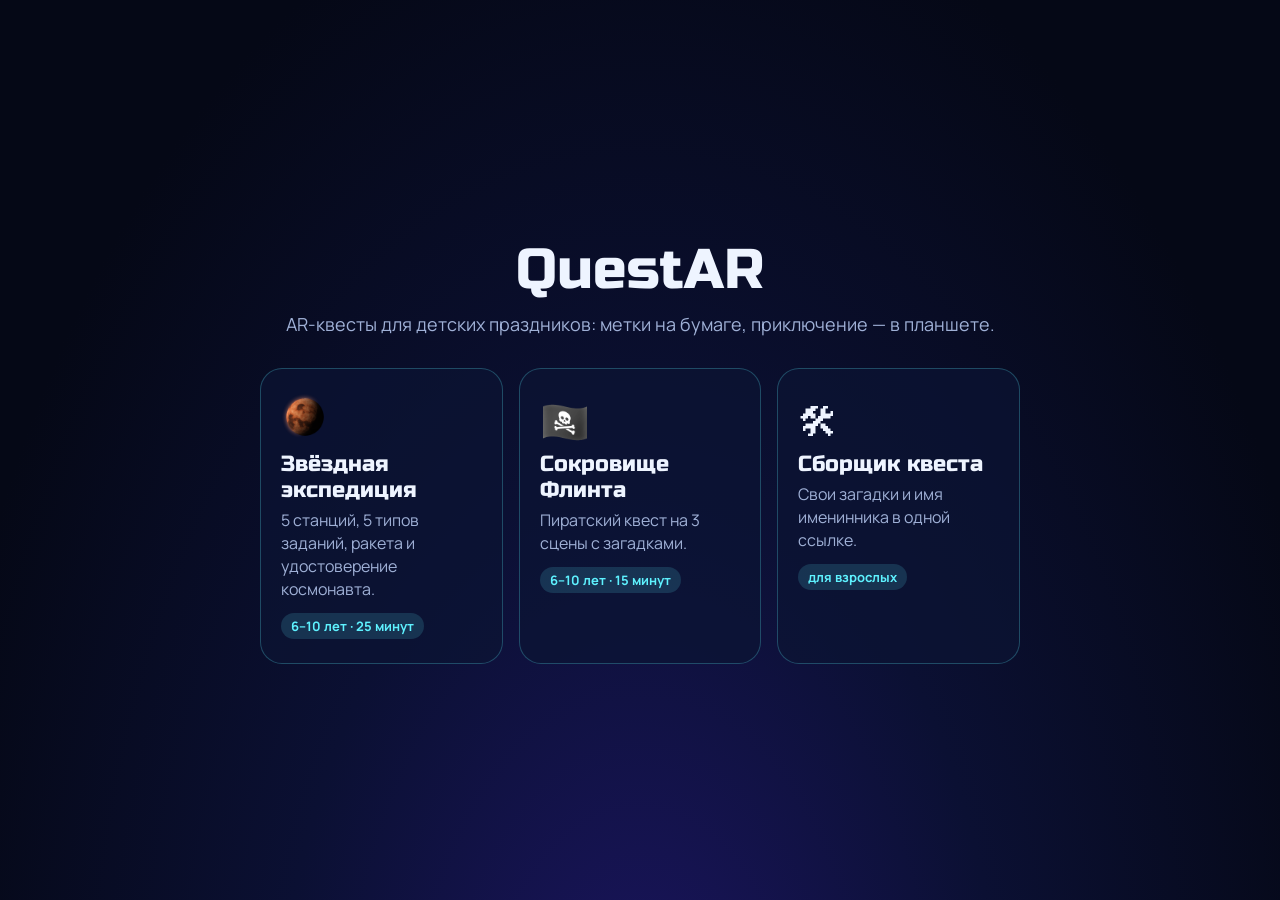
<file: index.html>
<!DOCTYPE html>
<html lang="ru">
<head>
  <meta charset="utf-8">
  <meta name="viewport" content="width=device-width, initial-scale=1">
  <title>QuestAR · AR-квесты</title>
  <link rel="preconnect" href="https://fonts.googleapis.com">
  <link rel="preconnect" href="https://fonts.gstatic.com" crossorigin>
  <link href="https://fonts.googleapis.com/css2?family=Manrope:wght@500;700;800&family=Russo+One&display=swap" rel="stylesheet">
  <style>
    * { box-sizing: border-box; }
    body {
      margin: 0;
      min-height: 100vh;
      display: grid;
      place-items: center;
      padding: 32px 16px;
      background: radial-gradient(ellipse at 50% 120%, #1b1560, #0b1033 40%, #050816 80%);
      color: #eef4ff;
      font-family: 'Manrope', system-ui, sans-serif;
    }
    main { width: min(100%, 760px); text-align: center; }
    h1 { margin: 0 0 8px; font-family: 'Russo One', sans-serif; font-weight: 400; font-size: clamp(36px, 7vw, 56px); }
    p.lead { margin: 0 0 32px; color: #9fb0d6; font-size: 18px; }
    .cards { display: grid; grid-template-columns: repeat(auto-fit, minmax(220px, 1fr)); gap: 16px; }
    a.card {
      display: block;
      padding: 24px 20px;
      border-radius: 22px;
      text-decoration: none;
      color: inherit;
      text-align: left;
      background: rgba(12, 20, 52, 0.7);
      border: 1px solid rgba(94, 242, 255, 0.25);
      transition: transform 0.2s, border-color 0.2s;
    }
    a.card:hover { transform: translateY(-4px); border-color: #5ef2ff; }
    .icon { font-size: 40px; height: 48px; }
    .icon svg { width: 48px; height: 48px; }
    .card h2 { margin: 10px 0 6px; font-family: 'Russo One', sans-serif; font-weight: 400; font-size: 22px; }
    .card p { margin: 0; color: #9fb0d6; line-height: 1.45; }
    .tag { display: inline-block; margin-top: 12px; padding: 4px 10px; border-radius: 999px; background: rgba(94, 242, 255, 0.15); color: #5ef2ff; font-size: 13px; font-weight: 700; }
  </style>
</head>
<body>
  <main>
    <h1>QuestAR</h1>
    <p class="lead">AR-квесты для детских праздников: метки на бумаге, приключение — в планшете.</p>
    <div class="cards">
      <a class="card" href="space/">
        <div class="icon"><img src="space/art/planet-mars.png" alt="" width="48" height="48"></div>
        <h2>Звёздная экспедиция</h2>
        <p>5 станций, 5 типов заданий, ракета и удостоверение космонавта.</p>
        <span class="tag">6–10 лет · 25 минут</span>
      </a>
      <a class="card" href="mvp/">
        <div class="icon">🏴‍☠️</div>
        <h2>Сокровище Флинта</h2>
        <p>Пиратский квест на 3 сцены с загадками.</p>
        <span class="tag">6–10 лет · 15 минут</span>
      </a>
      <a class="card" href="mvp/builder.html">
        <div class="icon">🛠</div>
        <h2>Сборщик квеста</h2>
        <p>Свои загадки и имя именинника в одной ссылке.</p>
        <span class="tag">для взрослых</span>
      </a>
    </div>
  </main>
</body>
</html>
</file>
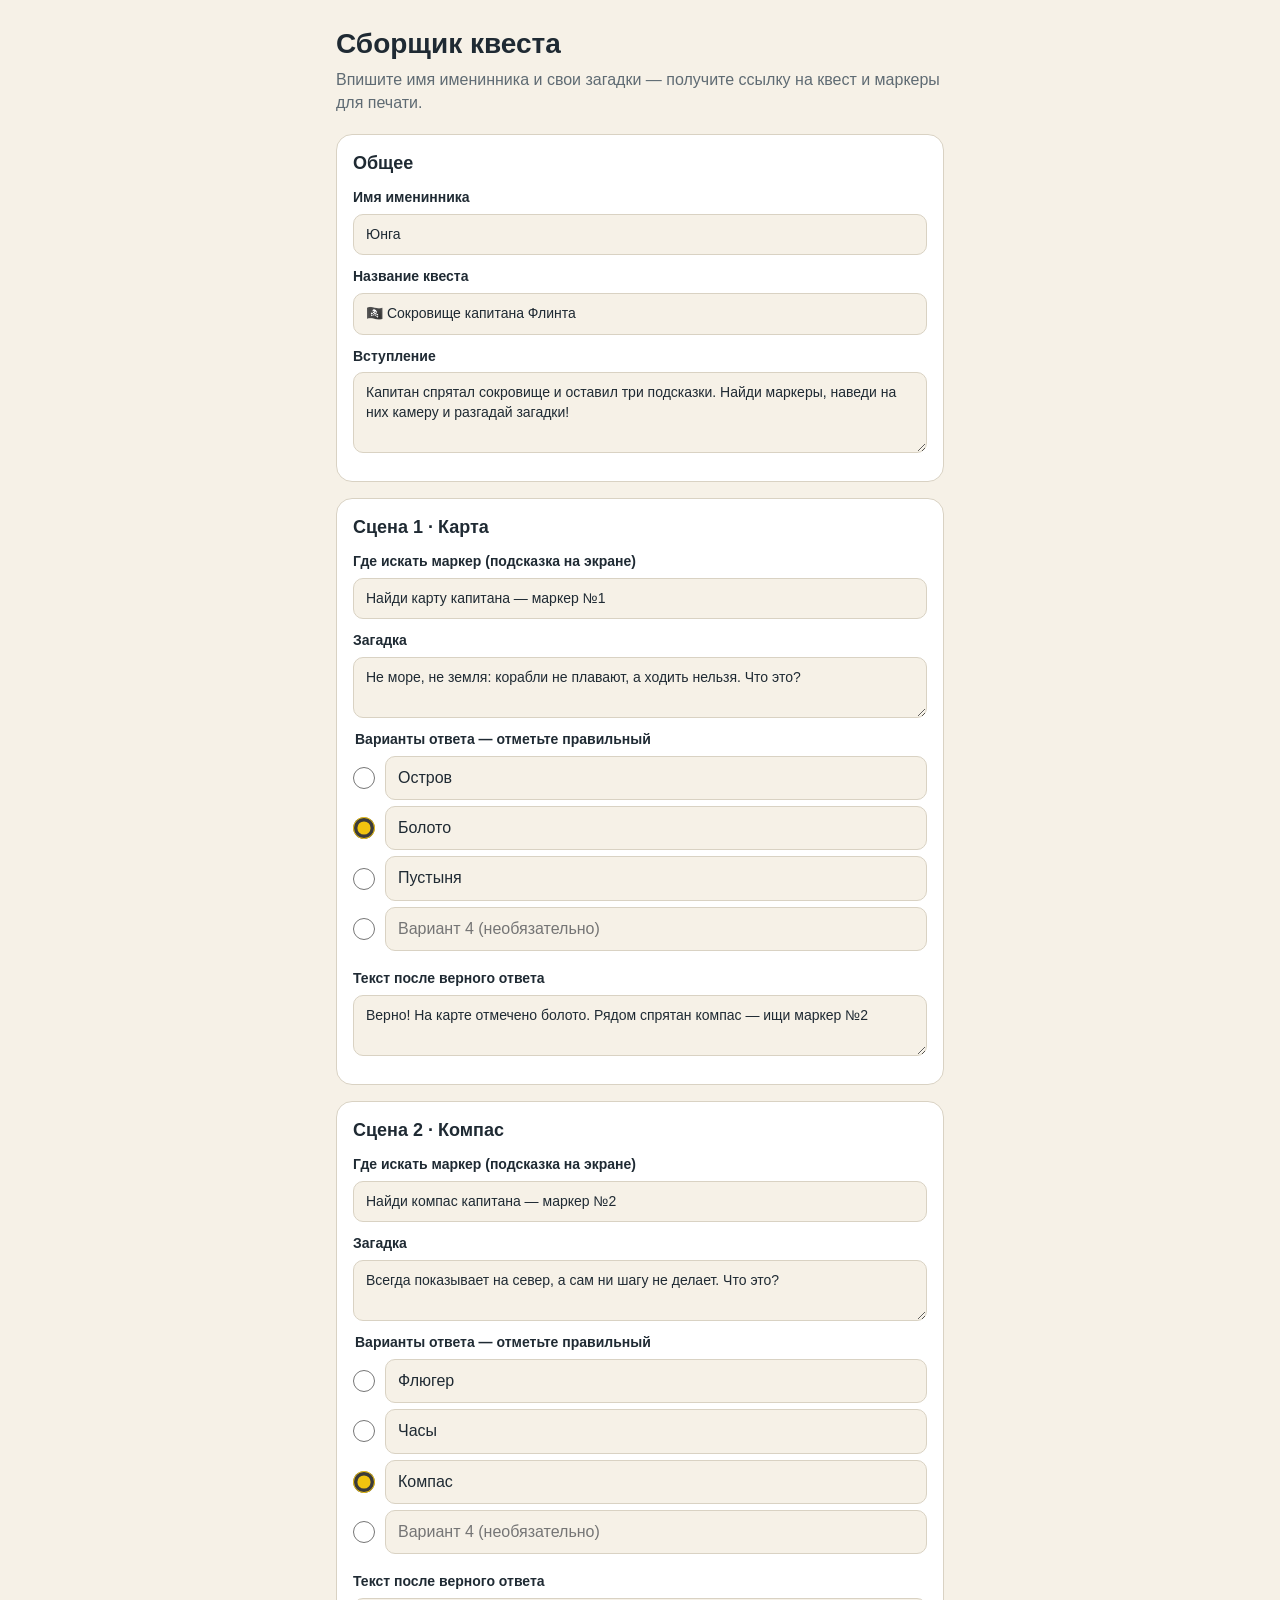
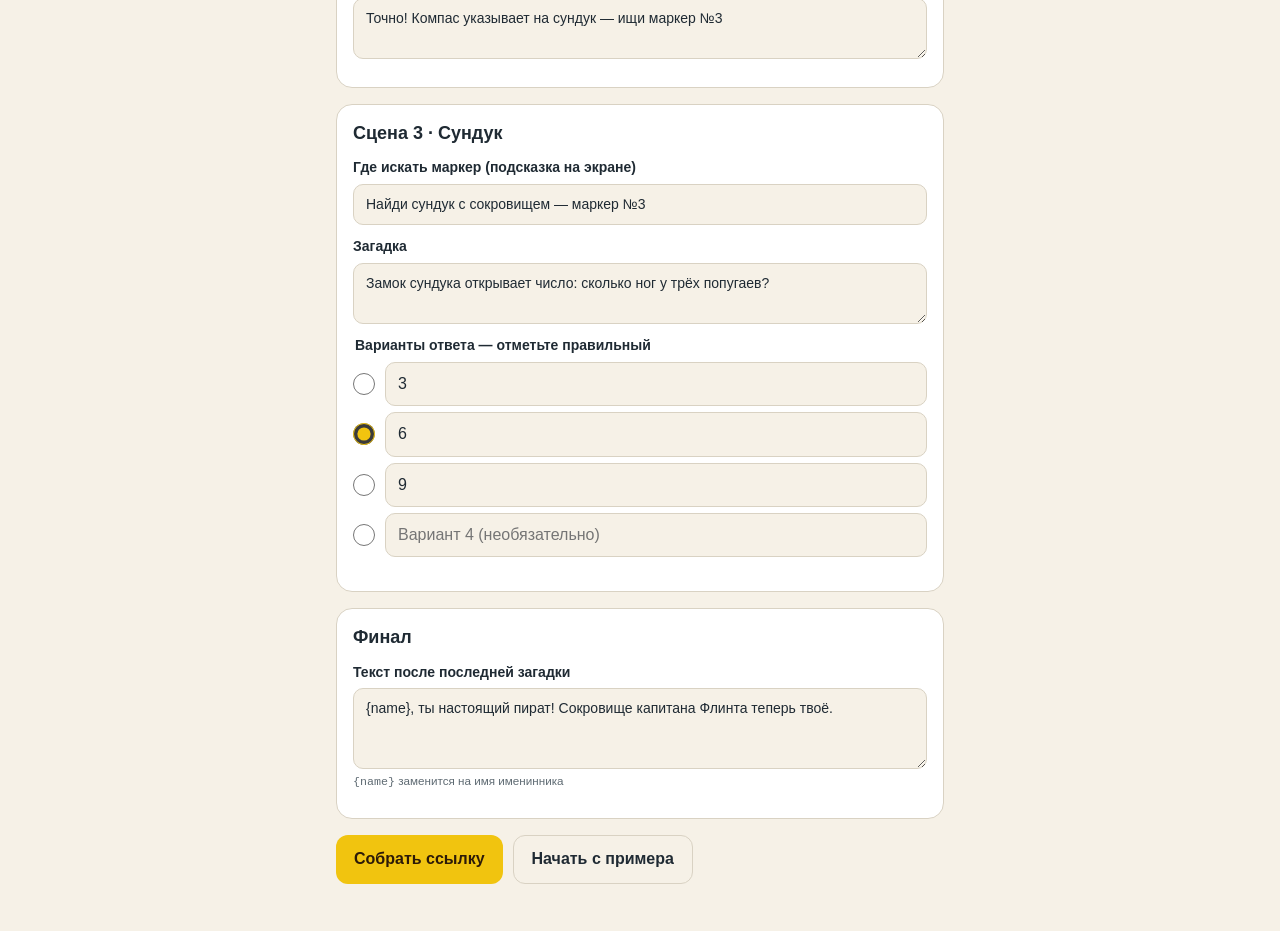
<file: mvp/builder.html>
<!DOCTYPE html>
<html lang="ru">
<head>
  <meta charset="utf-8">
  <meta name="viewport" content="width=device-width, initial-scale=1">
  <title>QuestAR · Сборщик квеста</title>
  <link rel="stylesheet" href="builder.css">
</head>
<body>
  <main>
    <h1>Сборщик квеста</h1>
    <p class="lead">Впишите имя именинника и свои загадки — получите ссылку на квест и маркеры для печати.</p>

    <form id="form" novalidate>
      <section class="card">
        <h2>Общее</h2>
        <label>Имя именинника
          <input name="player" maxlength="60" required>
        </label>
        <label>Название квеста
          <input name="title" maxlength="60" required>
        </label>
        <label>Вступление
          <textarea name="intro" maxlength="300" rows="3" required></textarea>
        </label>
      </section>

      <div id="scenes"></div>

      <section class="card">
        <h2>Финал</h2>
        <label>Текст после последней загадки
          <textarea name="finale" maxlength="300" rows="3" required></textarea>
          <small><code>{name}</code> заменится на имя именинника</small>
        </label>
      </section>

      <div id="errors" class="errors" hidden></div>

      <div class="actions">
        <button type="submit">Собрать ссылку</button>
        <button type="button" id="reset" class="secondary">Начать с примера</button>
      </div>
    </form>

    <section id="result" class="card result" hidden>
      <h2>Квест готов</h2>
      <input id="link" readonly>
      <div class="actions">
        <button type="button" id="copy">Скопировать ссылку</button>
        <a id="open" class="button secondary" target="_blank" rel="noopener">Открыть квест</a>
        <a id="demo" class="button secondary" target="_blank" rel="noopener">Проверить без камеры</a>
        <a href="markers.html" class="button secondary" target="_blank" rel="noopener">Маркеры для печати</a>
      </div>
      <p class="hint">Распечатайте маркеры, спрячьте их по порядку и отправьте ссылку на телефон, с которого будут играть.</p>
    </section>
  </main>

  <template id="scene-tpl">
    <section class="card scene">
      <h2></h2>
      <label>Где искать маркер (подсказка на экране)
        <input data-field="search" maxlength="300" required>
      </label>
      <label>Загадка
        <textarea data-field="riddle" maxlength="300" rows="2" required></textarea>
      </label>
      <fieldset>
        <legend>Варианты ответа — отметьте правильный</legend>
        <div class="options"></div>
      </fieldset>
      <label data-success>Текст после верного ответа
        <textarea data-field="success" maxlength="300" rows="2"></textarea>
      </label>
    </section>
  </template>

  <script src="quest.js"></script>
  <script src="quest-link.js"></script>
  <script src="builder.js"></script>
</body>
</html>
</file>
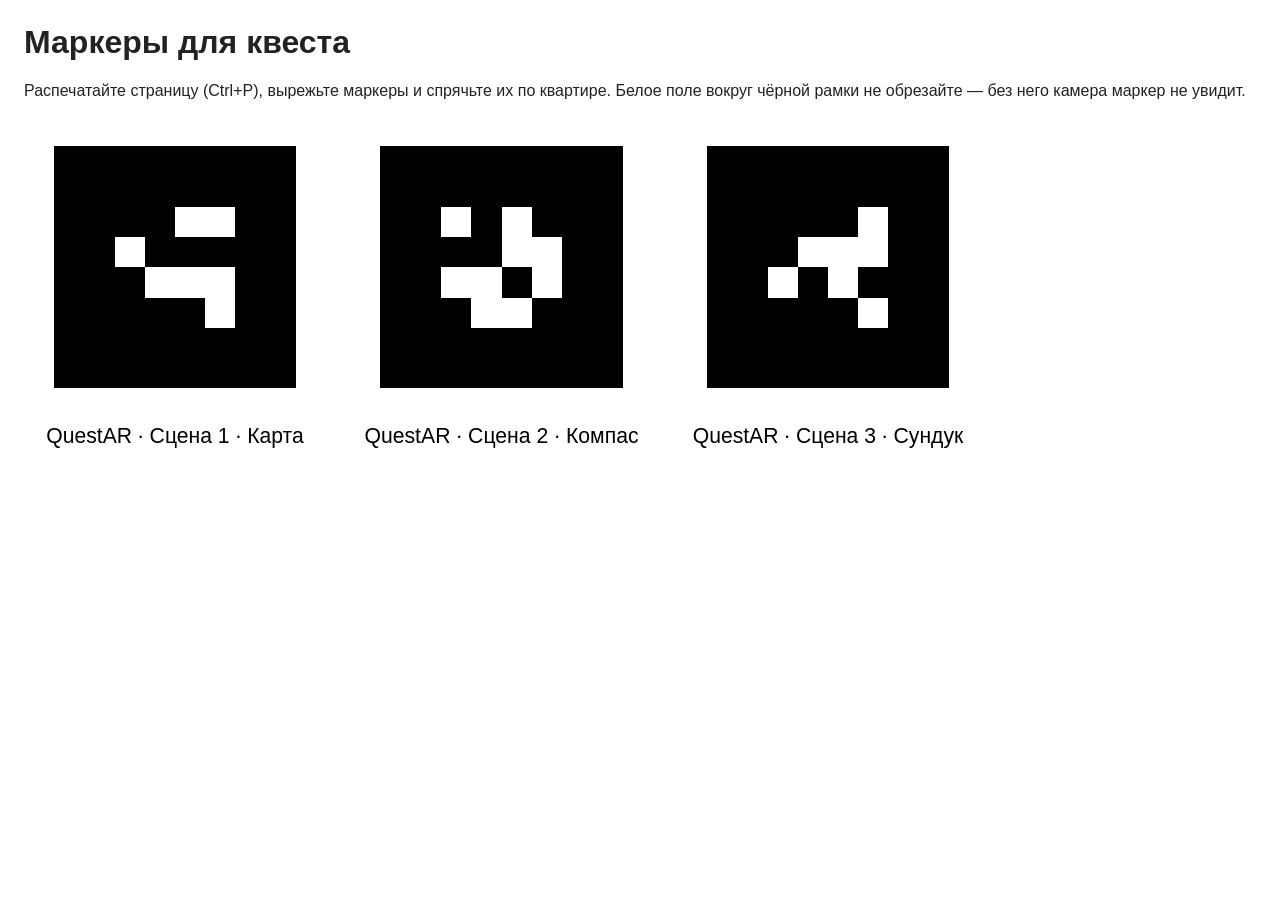
<file: mvp/markers.html>
<!DOCTYPE html>
<html lang="ru">
<head>
  <meta charset="utf-8">
  <meta name="viewport" content="width=device-width, initial-scale=1">
  <title>QuestAR · Маркеры для печати</title>
  <style>
    body { font-family: sans-serif; margin: 24px; color: #222; }
    .markers { display: flex; flex-wrap: wrap; gap: 24px; }
    .markers img { width: 8cm; height: auto; }
    @media print {
      .note { display: none; }
      .markers img { page-break-inside: avoid; }
    }
  </style>
</head>
<body>
  <div class="note">
    <h1>Маркеры для квеста</h1>
    <p>Распечатайте страницу (Ctrl+P), вырежьте маркеры и спрячьте их по квартире.
       Белое поле вокруг чёрной рамки не обрезайте — без него камера маркер не увидит.</p>
  </div>
  <div class="markers">
    <img src="markers/scene1.svg" alt="Маркер 1 — карта">
    <img src="markers/scene2.svg" alt="Маркер 2 — компас">
    <img src="markers/scene3.svg" alt="Маркер 3 — сундук">
  </div>
</body>
</html>
</file>
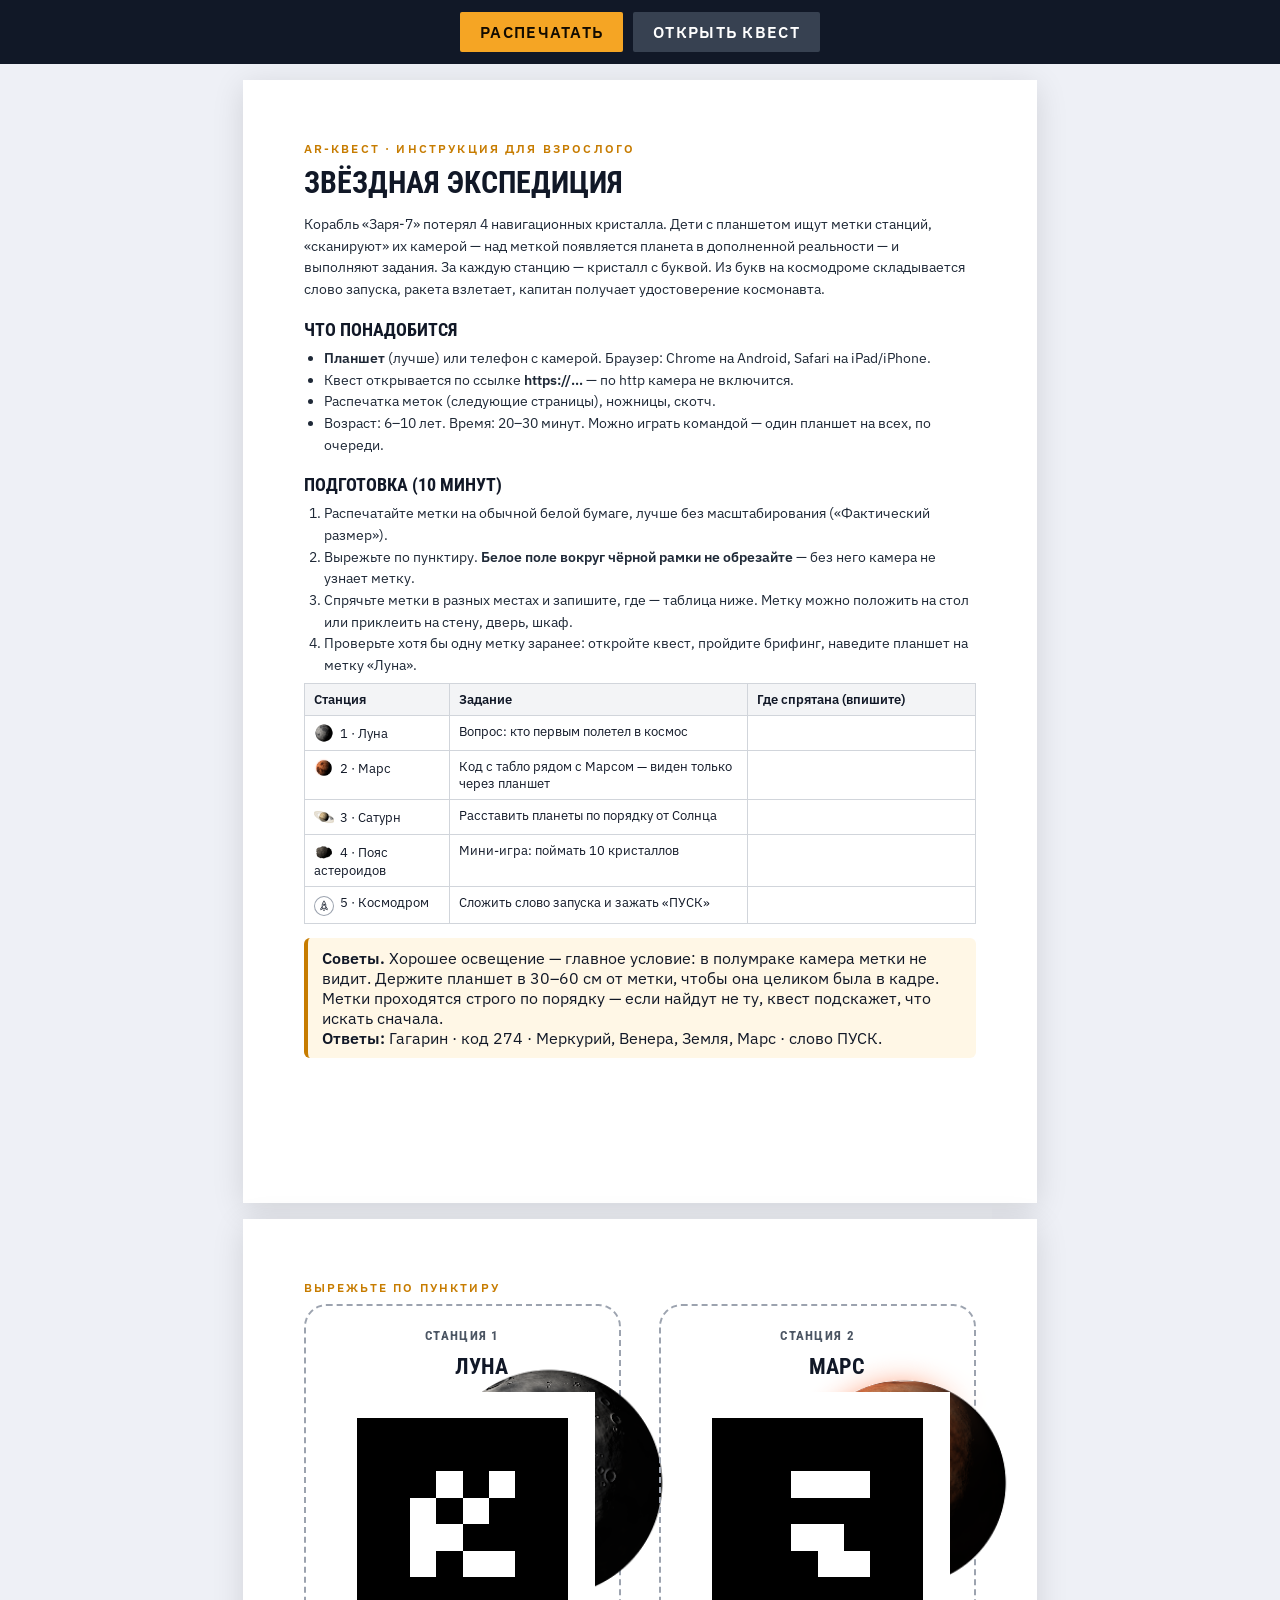
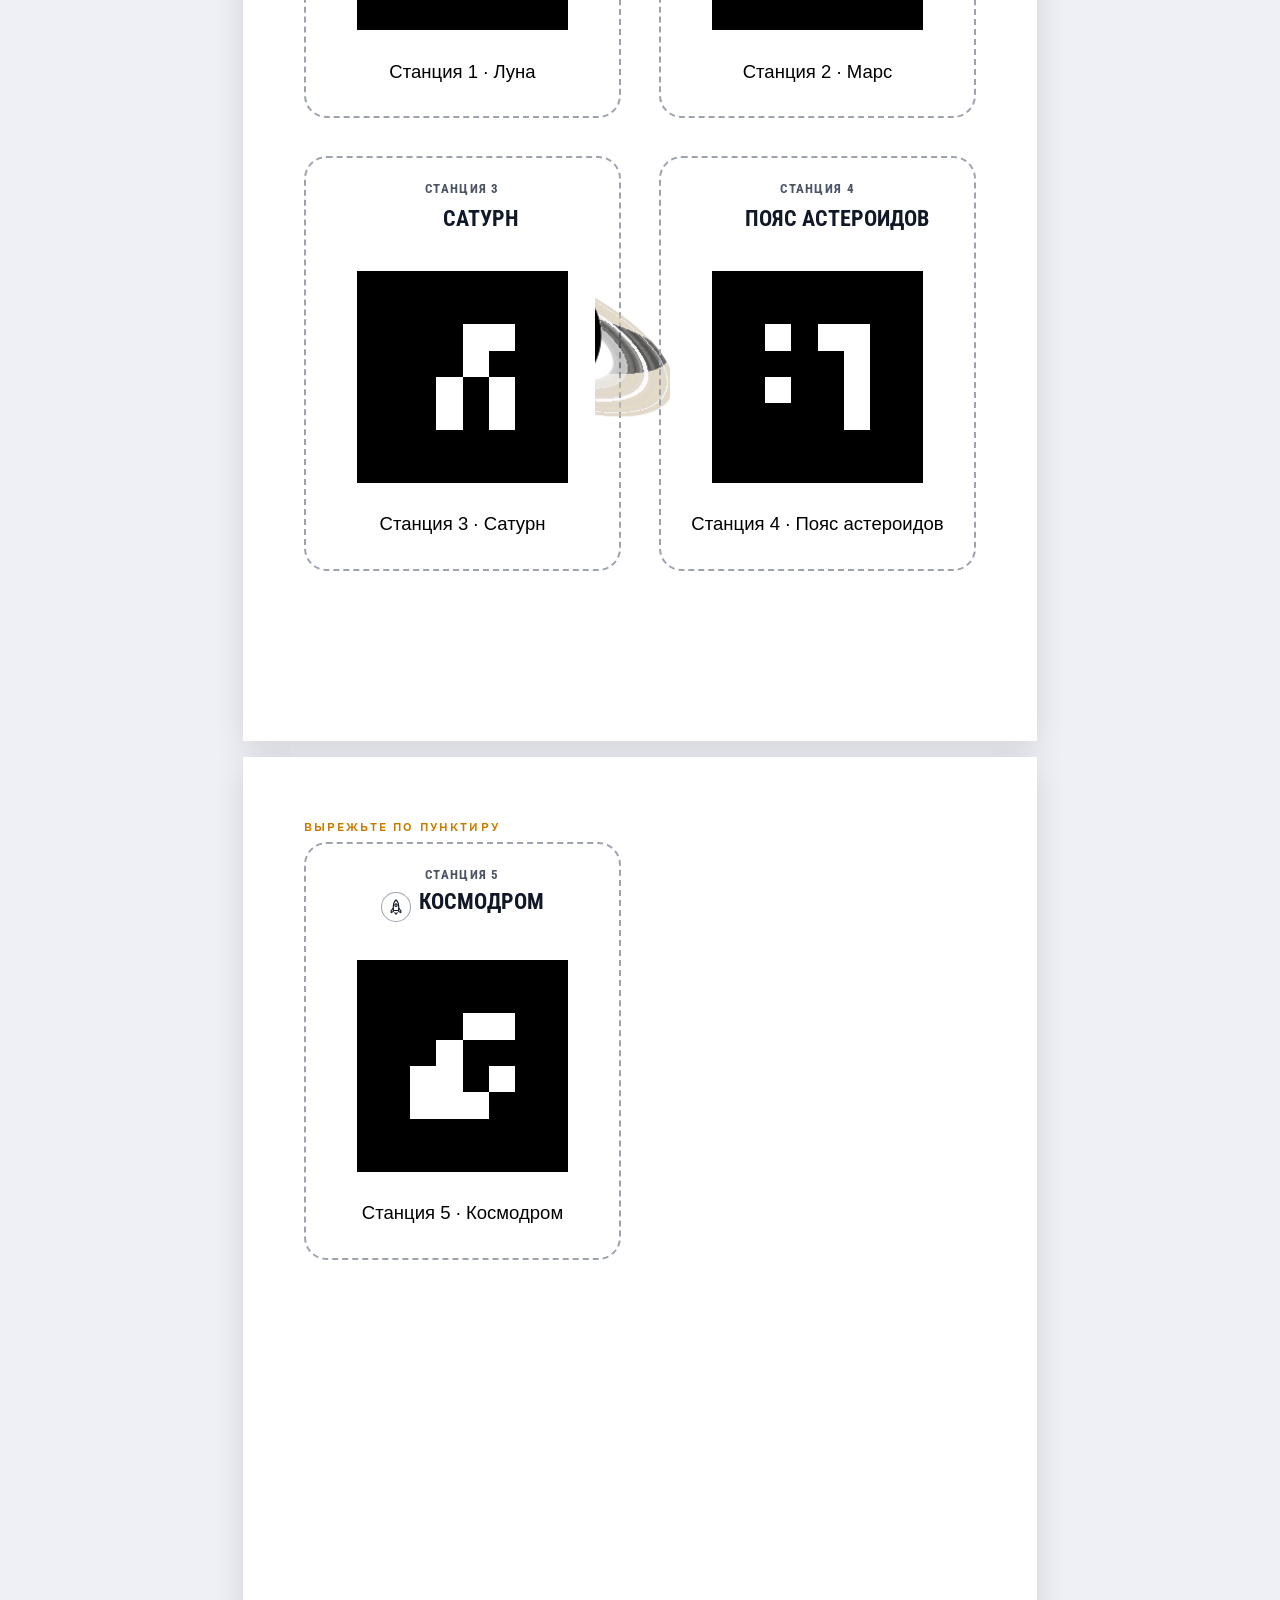
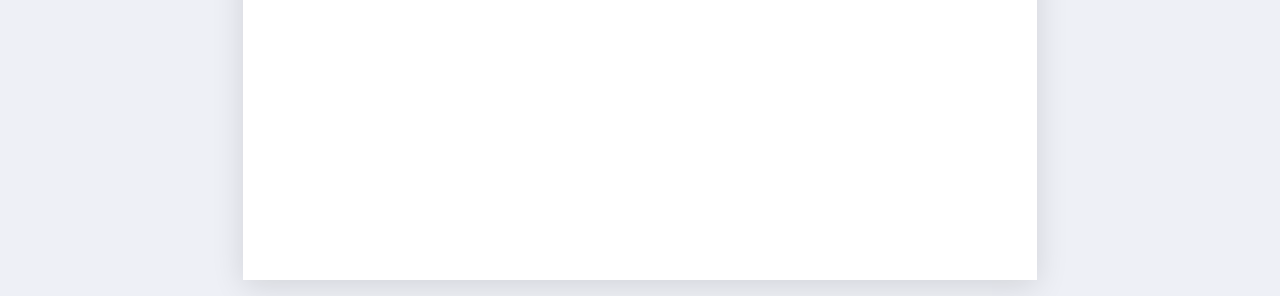
<file: space/print.html>
<!DOCTYPE html>
<html lang="ru">
<head>
  <meta charset="utf-8">
  <meta name="viewport" content="width=device-width, initial-scale=1">
  <title>Звёздная экспедиция · Метки и инструкция</title>
  <link rel="stylesheet" href="fonts.css">
  <style>
    :root { --ink: #111827; --muted: #4b5563; --line: #d1d5db; --accent: #c77c00; }
    * { box-sizing: border-box; }
    body { margin: 0; background: #eef0f6; color: var(--ink); font-family: 'IBM Plex Sans', system-ui, sans-serif; }
    .page { width: 210mm; min-height: 297mm; margin: 16px auto; padding: 16mm; background: #fff; box-shadow: 0 6px 30px rgba(0, 0, 0, 0.12); }
    h1, h2 { font-family: 'Roboto Condensed', sans-serif; font-weight: 700; text-transform: uppercase; margin: 0; }
    h1 { font-size: 30px; }
    h2 { font-size: 18px; margin: 18px 0 8px; }
    .kicker { color: var(--accent); text-transform: uppercase; letter-spacing: 0.18em; font-size: 12px; font-weight: 800; margin: 0 0 6px; }
    p, li { font-size: 14px; line-height: 1.55; color: #1f2937; }
    ol, ul { padding-left: 20px; margin: 6px 0; }
    table { width: 100%; border-collapse: collapse; font-size: 13px; margin-top: 6px; }
    th, td { border: 1px solid var(--line); padding: 7px 9px; text-align: left; vertical-align: top; }
    th { background: #f3f4f6; }
    td.blank { width: 34%; }
    .note { margin-top: 14px; padding: 10px 14px; border-left: 4px solid var(--accent); background: #fff7e6; border-radius: 6px; }
    .cards { display: grid; grid-template-columns: 1fr 1fr; gap: 10mm; }
    .card { border: 2px dashed #9ca3af; border-radius: 6mm; padding: 6mm; text-align: center; break-inside: avoid; }
    .card .num { font-family: 'Roboto Condensed', sans-serif; font-weight: 700; text-transform: uppercase; font-size: 13px; color: var(--muted); letter-spacing: 0.1em; }
    .card .name { font-family: 'Roboto Condensed', sans-serif; font-weight: 700; text-transform: uppercase; font-size: 22px; margin: 2mm 0 3mm; }
    .card img { width: 70mm; height: auto; display: block; margin: 0 auto; }
    .ti { display: inline-block; width: 20px; height: 20px; vertical-align: -5px; margin-right: 6px; }
    .ci { display: inline-block; width: 30px; height: 30px; vertical-align: -7px; margin-right: 8px; }
    .icon { width: 100%; height: 100%; display: block; object-fit: contain; }
    .station-glyph { display: grid; place-items: center; border-radius: 50%; box-shadow: inset 0 0 0 1px #9ca3af; color: #111827; }
    .station-glyph .glyph { width: 60%; height: 60%; }
    .toolbar { position: sticky; top: 0; z-index: 1; display: flex; gap: 10px; justify-content: center; padding: 12px; background: #111827; }
    .toolbar button, .toolbar a { font: inherit; font-weight: 600; letter-spacing: .08em; text-transform: uppercase; border: 0; border-radius: 2px; padding: 10px 20px; background: #f5a524; color: #120b00; cursor: pointer; text-decoration: none; }
    .toolbar a { background: #374151; color: #fff; }
    @media print {
      body { background: #fff; }
      .toolbar { display: none; }
      .page { margin: 0; box-shadow: none; width: auto; min-height: 0; padding: 10mm; page-break-after: always; }
      .page:last-child { page-break-after: auto; }
    }
    @media (max-width: 820px) { .page { width: auto; margin: 8px; padding: 18px; } .cards { grid-template-columns: 1fr; } }
  </style>
</head>
<body>
  <div class="toolbar">
    <button onclick="print()">Распечатать</button>
    <a href="index.html">Открыть квест</a>
  </div>

  <section class="page">
    <p class="kicker">AR-квест · инструкция для взрослого</p>
    <h1>Звёздная экспедиция</h1>
    <p>Корабль «Заря-7» потерял 4 навигационных кристалла. Дети с планшетом ищут метки станций, «сканируют» их камерой — над меткой появляется планета в дополненной реальности — и выполняют задания. За каждую станцию — кристалл с буквой. Из букв на космодроме складывается слово запуска, ракета взлетает, капитан получает удостоверение космонавта.</p>

    <h2>Что понадобится</h2>
    <ul>
      <li><b>Планшет</b> (лучше) или телефон с камерой. Браузер: Chrome на Android, Safari на iPad/iPhone.</li>
      <li>Квест открывается по ссылке <b>https://…</b> — по http камера не включится.</li>
      <li>Распечатка меток (следующие страницы), ножницы, скотч.</li>
      <li>Возраст: 6–10 лет. Время: 20–30 минут. Можно играть командой — один планшет на всех, по очереди.</li>
    </ul>

    <h2>Подготовка (10 минут)</h2>
    <ol>
      <li>Распечатайте метки на обычной белой бумаге, лучше без масштабирования («Фактический размер»).</li>
      <li>Вырежьте по пунктиру. <b>Белое поле вокруг чёрной рамки не обрезайте</b> — без него камера не узнает метку.</li>
      <li>Спрячьте метки в разных местах и запишите, где — таблица ниже. Метку можно положить на стол или приклеить на стену, дверь, шкаф.</li>
      <li>Проверьте хотя бы одну метку заранее: откройте квест, пройдите брифинг, наведите планшет на метку «Луна».</li>
    </ol>

    <table>
      <tr><th>Станция</th><th>Задание</th><th>Где спрятана (впишите)</th></tr>
      <tr><td><span class="ti" data-station="moon"></span>1 · Луна</td><td>Вопрос: кто первым полетел в космос</td><td class="blank"></td></tr>
      <tr><td><span class="ti" data-station="mars"></span>2 · Марс</td><td>Код с табло рядом с Марсом — виден только через планшет</td><td class="blank"></td></tr>
      <tr><td><span class="ti" data-station="saturn"></span>3 · Сатурн</td><td>Расставить планеты по порядку от Солнца</td><td class="blank"></td></tr>
      <tr><td><span class="ti" data-station="belt"></span>4 · Пояс астероидов</td><td>Мини-игра: поймать 10 кристаллов</td><td class="blank"></td></tr>
      <tr><td><span class="ti" data-station="launch"></span>5 · Космодром</td><td>Сложить слово запуска и зажать «ПУСК»</td><td class="blank"></td></tr>
    </table>

    <div class="note">
      <b>Советы.</b> Хорошее освещение — главное условие: в полумраке камера метки не видит. Держите планшет в 30–60 см от метки, чтобы она целиком была в кадре. Метки проходятся строго по порядку — если найдут не ту, квест подскажет, что искать сначала.
      <br><b>Ответы:</b> Гагарин · код 274 · Меркурий, Венера, Земля, Марс · слово ПУСК.
    </div>
  </section>

  <section class="page">
    <p class="kicker">Вырежьте по пунктиру</p>
    <div class="cards">
      <div class="card"><div class="num">СТАНЦИЯ 1</div><div class="name"><span class="ci" data-station="moon"></span>Луна</div><img src="markers/moon.svg" alt="Метка Луна"></div>
      <div class="card"><div class="num">СТАНЦИЯ 2</div><div class="name"><span class="ci" data-station="mars"></span>Марс</div><img src="markers/mars.svg" alt="Метка Марс"></div>
      <div class="card"><div class="num">СТАНЦИЯ 3</div><div class="name"><span class="ci" data-station="saturn"></span>Сатурн</div><img src="markers/saturn.svg" alt="Метка Сатурн"></div>
      <div class="card"><div class="num">СТАНЦИЯ 4</div><div class="name"><span class="ci" data-station="belt"></span>Пояс астероидов</div><img src="markers/belt.svg" alt="Метка Пояс астероидов"></div>
    </div>
  </section>

  <section class="page">
    <p class="kicker">Вырежьте по пунктиру</p>
    <div class="cards">
      <div class="card"><div class="num">СТАНЦИЯ 5</div><div class="name"><span class="ci" data-station="launch"></span>Космодром</div><img src="markers/launch.svg" alt="Метка Космодром"></div>
    </div>
  </section>
  <script src="icons.js"></script>
  <script>document.querySelectorAll('[data-station]').forEach((el) => (el.innerHTML = ICONS.station(el.dataset.station, 'icon')));</script>
</body>
</html>
</file>
<file: mvp/builder.css>
:root {
  --bg: #f6f1e7;
  --card: #ffffff;
  --text: #1f2a33;
  --muted: #5f6b73;
  --line: #d9d2c3;
  --accent: #f1c40f;
  --accent-text: #2c1a08;
  --danger-bg: #fdecea;
  --danger-text: #8a1c12;
}
@media (prefers-color-scheme: dark) {
  :root {
    --bg: #0b1d2a;
    --card: #13293a;
    --text: #fdf6e3;
    --muted: #a8b3ba;
    --line: #2a4254;
    --danger-bg: #3a1a17;
    --danger-text: #ffb4a8;
  }
}

* { box-sizing: border-box; }
body {
  margin: 0;
  background: var(--bg);
  color: var(--text);
  font-family: -apple-system, 'Segoe UI', Roboto, sans-serif;
  line-height: 1.4;
}
main { max-width: 640px; margin: 0 auto; padding: 24px 16px 48px; }
h1 { margin: 0 0 6px; font-size: 28px; }
h2 { margin: 0 0 12px; font-size: 18px; }
.lead { margin: 0 0 20px; color: var(--muted); }

.card {
  background: var(--card);
  border: 1px solid var(--line);
  border-radius: 16px;
  padding: 16px;
  margin-bottom: 16px;
}

label { display: block; margin-bottom: 12px; font-weight: 600; font-size: 14px; }
label small { display: block; font-weight: 400; color: var(--muted); margin-top: 4px; }
input, textarea {
  display: block;
  width: 100%;
  margin-top: 6px;
  padding: 10px 12px;
  font: inherit;
  font-weight: 400;
  color: var(--text);
  background: var(--bg);
  border: 1px solid var(--line);
  border-radius: 10px;
}
textarea { resize: vertical; }

fieldset { border: 0; padding: 0; margin: 0 0 12px; }
legend { font-weight: 600; font-size: 14px; margin-bottom: 6px; }
.option { display: flex; align-items: center; gap: 10px; margin-bottom: 6px; }
.option input[type=radio] { width: 22px; height: 22px; margin: 0; flex: none; accent-color: var(--accent); }
.option input[data-option] { margin: 0; }

.actions { display: flex; flex-wrap: wrap; gap: 10px; }
button, .button {
  font: inherit;
  font-weight: 600;
  border: 0;
  border-radius: 12px;
  padding: 12px 18px;
  background: var(--accent);
  color: var(--accent-text);
  cursor: pointer;
  text-decoration: none;
}
.secondary { background: transparent; color: var(--text); border: 1px solid var(--line); }

.errors {
  background: var(--danger-bg);
  color: var(--danger-text);
  border-radius: 12px;
  padding: 10px 14px;
  margin-bottom: 16px;
}
.errors p { margin: 4px 0; }

.result input { margin-bottom: 12px; font-size: 13px; }
.hint { color: var(--muted); font-size: 14px; margin: 12px 0 0; }

[hidden] { display: none !important; }
</file>
<file: space/fonts.css>
/* Шрифты лежат в проекте (fontsource, лицензия OFL): быстрее на планшете и работают без Google. */
@font-face { font-family: 'IBM Plex Mono'; font-style: normal; font-weight: 400; font-display: swap; src: url('fonts/ibm-plex-mono-cyrillic-400-normal.woff2') format('woff2'); unicode-range: U+0301, U+0400-045F, U+0490-0491, U+04B0-04B1, U+2116; }
@font-face { font-family: 'IBM Plex Mono'; font-style: normal; font-weight: 400; font-display: swap; src: url('fonts/ibm-plex-mono-latin-400-normal.woff2') format('woff2'); unicode-range: U+0000-00FF, U+0131, U+0152-0153, U+02BB-02BC, U+02C6, U+02DA, U+02DC, U+0304, U+0308, U+0329, U+2000-206F, U+20AC, U+2122, U+2191, U+2193, U+2212, U+2215, U+FEFF, U+FFFD; }
@font-face { font-family: 'IBM Plex Mono'; font-style: normal; font-weight: 500; font-display: swap; src: url('fonts/ibm-plex-mono-cyrillic-500-normal.woff2') format('woff2'); unicode-range: U+0301, U+0400-045F, U+0490-0491, U+04B0-04B1, U+2116; }
@font-face { font-family: 'IBM Plex Mono'; font-style: normal; font-weight: 500; font-display: swap; src: url('fonts/ibm-plex-mono-latin-500-normal.woff2') format('woff2'); unicode-range: U+0000-00FF, U+0131, U+0152-0153, U+02BB-02BC, U+02C6, U+02DA, U+02DC, U+0304, U+0308, U+0329, U+2000-206F, U+20AC, U+2122, U+2191, U+2193, U+2212, U+2215, U+FEFF, U+FFFD; }
@font-face { font-family: 'IBM Plex Mono'; font-style: normal; font-weight: 600; font-display: swap; src: url('fonts/ibm-plex-mono-cyrillic-600-normal.woff2') format('woff2'); unicode-range: U+0301, U+0400-045F, U+0490-0491, U+04B0-04B1, U+2116; }
@font-face { font-family: 'IBM Plex Mono'; font-style: normal; font-weight: 600; font-display: swap; src: url('fonts/ibm-plex-mono-latin-600-normal.woff2') format('woff2'); unicode-range: U+0000-00FF, U+0131, U+0152-0153, U+02BB-02BC, U+02C6, U+02DA, U+02DC, U+0304, U+0308, U+0329, U+2000-206F, U+20AC, U+2122, U+2191, U+2193, U+2212, U+2215, U+FEFF, U+FFFD; }
@font-face { font-family: 'IBM Plex Sans'; font-style: normal; font-weight: 400; font-display: swap; src: url('fonts/ibm-plex-sans-cyrillic-400-normal.woff2') format('woff2'); unicode-range: U+0301, U+0400-045F, U+0490-0491, U+04B0-04B1, U+2116; }
@font-face { font-family: 'IBM Plex Sans'; font-style: normal; font-weight: 400; font-display: swap; src: url('fonts/ibm-plex-sans-latin-400-normal.woff2') format('woff2'); unicode-range: U+0000-00FF, U+0131, U+0152-0153, U+02BB-02BC, U+02C6, U+02DA, U+02DC, U+0304, U+0308, U+0329, U+2000-206F, U+20AC, U+2122, U+2191, U+2193, U+2212, U+2215, U+FEFF, U+FFFD; }
@font-face { font-family: 'IBM Plex Sans'; font-style: normal; font-weight: 500; font-display: swap; src: url('fonts/ibm-plex-sans-cyrillic-500-normal.woff2') format('woff2'); unicode-range: U+0301, U+0400-045F, U+0490-0491, U+04B0-04B1, U+2116; }
@font-face { font-family: 'IBM Plex Sans'; font-style: normal; font-weight: 500; font-display: swap; src: url('fonts/ibm-plex-sans-latin-500-normal.woff2') format('woff2'); unicode-range: U+0000-00FF, U+0131, U+0152-0153, U+02BB-02BC, U+02C6, U+02DA, U+02DC, U+0304, U+0308, U+0329, U+2000-206F, U+20AC, U+2122, U+2191, U+2193, U+2212, U+2215, U+FEFF, U+FFFD; }
@font-face { font-family: 'IBM Plex Sans'; font-style: normal; font-weight: 600; font-display: swap; src: url('fonts/ibm-plex-sans-cyrillic-600-normal.woff2') format('woff2'); unicode-range: U+0301, U+0400-045F, U+0490-0491, U+04B0-04B1, U+2116; }
@font-face { font-family: 'IBM Plex Sans'; font-style: normal; font-weight: 600; font-display: swap; src: url('fonts/ibm-plex-sans-latin-600-normal.woff2') format('woff2'); unicode-range: U+0000-00FF, U+0131, U+0152-0153, U+02BB-02BC, U+02C6, U+02DA, U+02DC, U+0304, U+0308, U+0329, U+2000-206F, U+20AC, U+2122, U+2191, U+2193, U+2212, U+2215, U+FEFF, U+FFFD; }
@font-face { font-family: 'Roboto Condensed'; font-style: normal; font-weight: 600; font-display: swap; src: url('fonts/roboto-condensed-cyrillic-600-normal.woff2') format('woff2'); unicode-range: U+0301, U+0400-045F, U+0490-0491, U+04B0-04B1, U+2116; }
@font-face { font-family: 'Roboto Condensed'; font-style: normal; font-weight: 600; font-display: swap; src: url('fonts/roboto-condensed-latin-600-normal.woff2') format('woff2'); unicode-range: U+0000-00FF, U+0131, U+0152-0153, U+02BB-02BC, U+02C6, U+02DA, U+02DC, U+0304, U+0308, U+0329, U+2000-206F, U+20AC, U+2122, U+2191, U+2193, U+2212, U+2215, U+FEFF, U+FFFD; }
@font-face { font-family: 'Roboto Condensed'; font-style: normal; font-weight: 700; font-display: swap; src: url('fonts/roboto-condensed-cyrillic-700-normal.woff2') format('woff2'); unicode-range: U+0301, U+0400-045F, U+0490-0491, U+04B0-04B1, U+2116; }
@font-face { font-family: 'Roboto Condensed'; font-style: normal; font-weight: 700; font-display: swap; src: url('fonts/roboto-condensed-latin-700-normal.woff2') format('woff2'); unicode-range: U+0000-00FF, U+0131, U+0152-0153, U+02BB-02BC, U+02C6, U+02DA, U+02DC, U+0304, U+0308, U+0329, U+2000-206F, U+20AC, U+2122, U+2191, U+2193, U+2212, U+2215, U+FEFF, U+FFFD; }
</file>
